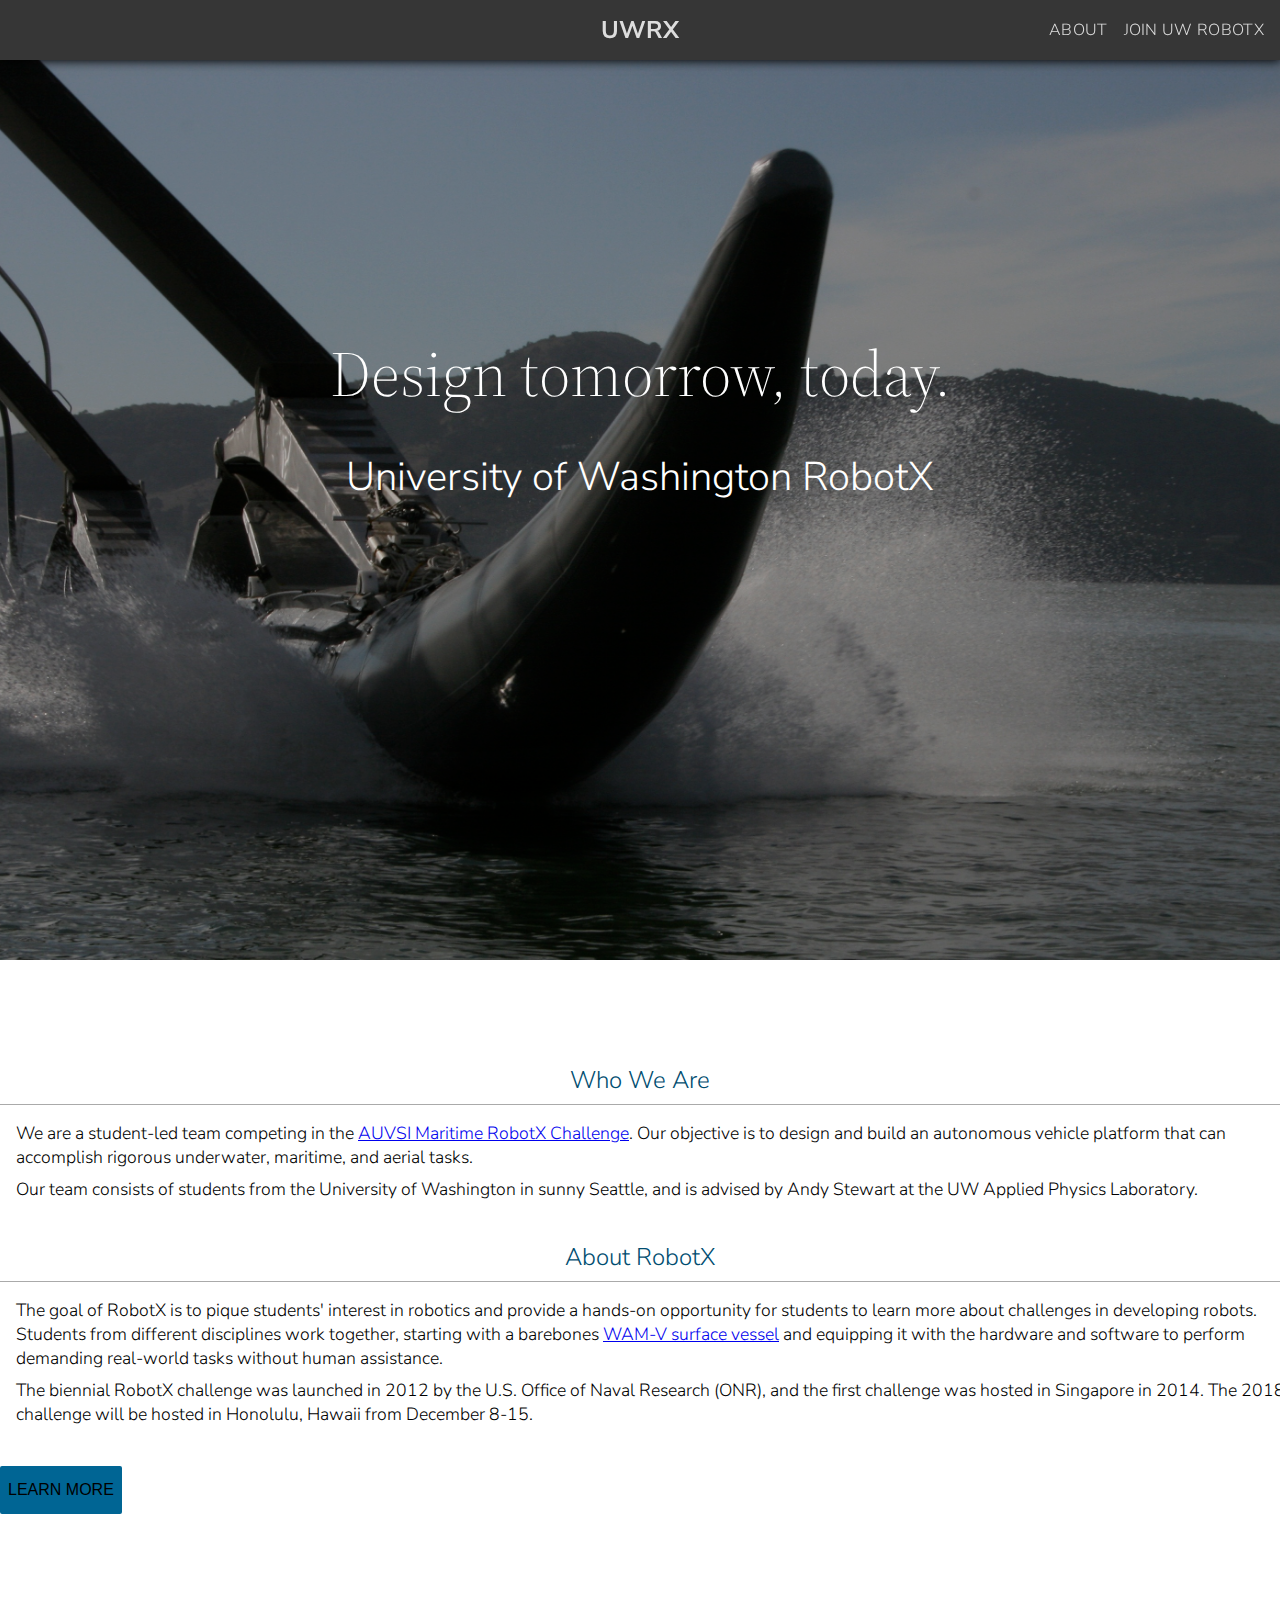
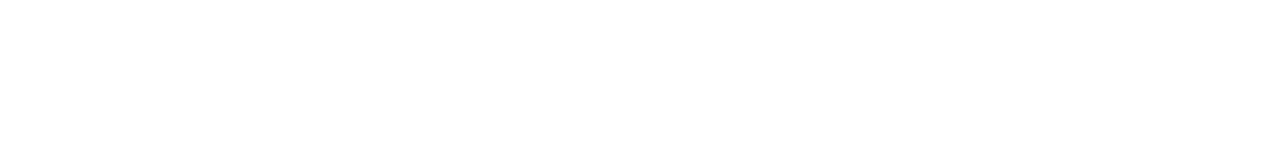
<file: index.html>
<!DOCTYPE html>
<html lang="en">

	<head>
		<meta charset="utf-8">
		<title>UW Robot X</title>
		<meta name="description" content="">
		<meta name="author" content="">

		<meta name="viewport" content="width=device-width, initial-scale=1">

		<link href="//fonts.googleapis.com/css?family=Source+Serif+Pro|Nunito+Sans:200,300,400" rel="stylesheet" type="text/css">

		<link rel="stylesheet" href="/lib/css/normalize.css">
		<link rel="stylesheet" href="https://maxcdn.bootstrapcdn.com/bootstrap/4.0.0-beta/css/bootstrap.min.css" integrity="sha384-/Y6pD6FV/Vv2HJnA6t+vslU6fwYXjCFtcEpHbNJ0lyAFsXTsjBbfaDjzALeQsN6M" crossorigin="anonymous">
		<link rel="stylesheet" href="/css/index.css">

		<link rel="icon" type="image/png" href="/images/favicon.png">

	</head>

	<body>
		<!-- Begin Navbar -->
		<div id="top-nav-wrapper">
			<script type="text/javascript">
				function mobileDisplayNav() {
					var navbar = document.querySelector("nav");
					if (navbar.className === "top-nav") {
						navbar.className += " responsive";
					} else {
						navbar.className = "top-nav";
					}
				}
			</script>
			<nav class="top-nav" id="top-nav">
				<!--			<div>-->
				<a href="javascript:void(0);" class="icon" onclick="mobileDisplayNav()" style="z-index: 10;">&#9776;</a>
				<a href="/index.html" id="home-link-nav">UWRX</a>
				<div style="float: right">
					<a href="/about.html">About</a>
					<!--				<a href="#news">News</a>-->
					<a href="/join.html">Join UW RobotX</a>
				</div>
				<!--			</div>-->
			</nav>
		</div>
		<!-- End navbar -->

		<div class="section" id="flagship">
			<div id="flagship-bg"></div>
			<h1>Design tomorrow, today.</h1>
			<h2>University of Washington RobotX</h2>
			<div class="container-fluid">
				<div class="row">
					<button type="button" class="btn btn-primary" onclick="window.location='/join.html'">Join Us</button>
				</div>
			</div>
		</div>
		<div class="section">
			<div class="container">
				<div class="row">
					<h2 class="section-heading">Who We Are</h2>
					<p>
						We are a student-led team competing in the
						<a href="https://www.robotx.org">AUVSI Maritime RobotX Challenge</a>. Our objective is to design and build an autonomous vehicle platform that can accomplish rigorous underwater, maritime, and aerial tasks.
					</p>
					<p>
						Our team consists of students from the University of Washington in sunny Seattle, and is advised by Andy Stewart at the UW Applied Physics Laboratory.
					</p>

					<h2 class="section-heading">About RobotX</h2>
					<p>
						The goal of RobotX is to pique students' interest in robotics and provide a hands-on opportunity for students to learn more about challenges in developing robots. Students from different disciplines work together, starting with a barebones <a href="http://www.wam-v.com/">WAM-V surface vessel</a> and equipping it with the hardware and software to perform demanding real-world tasks without human assistance.
					</p>
					<p>
						The biennial RobotX challenge was launched in 2012 by the U.S. Office of Naval Research (ONR), and the first challenge was hosted in Singapore in 2014. The 2018 challenge will be hosted in Honolulu, Hawaii from December 8-15.
					</p>
					<button onclick="window.location='/about.html'" class="btn btn-primary" id="about-more">
						Learn more
					</button>
				</div>
			</div>
		</div>

		<!-- Footer
–––––––––––––––––––––––––––––––––––––––––––––––––– -->
		<div id="footer">
		</div>
	</body>

</html>
</file>
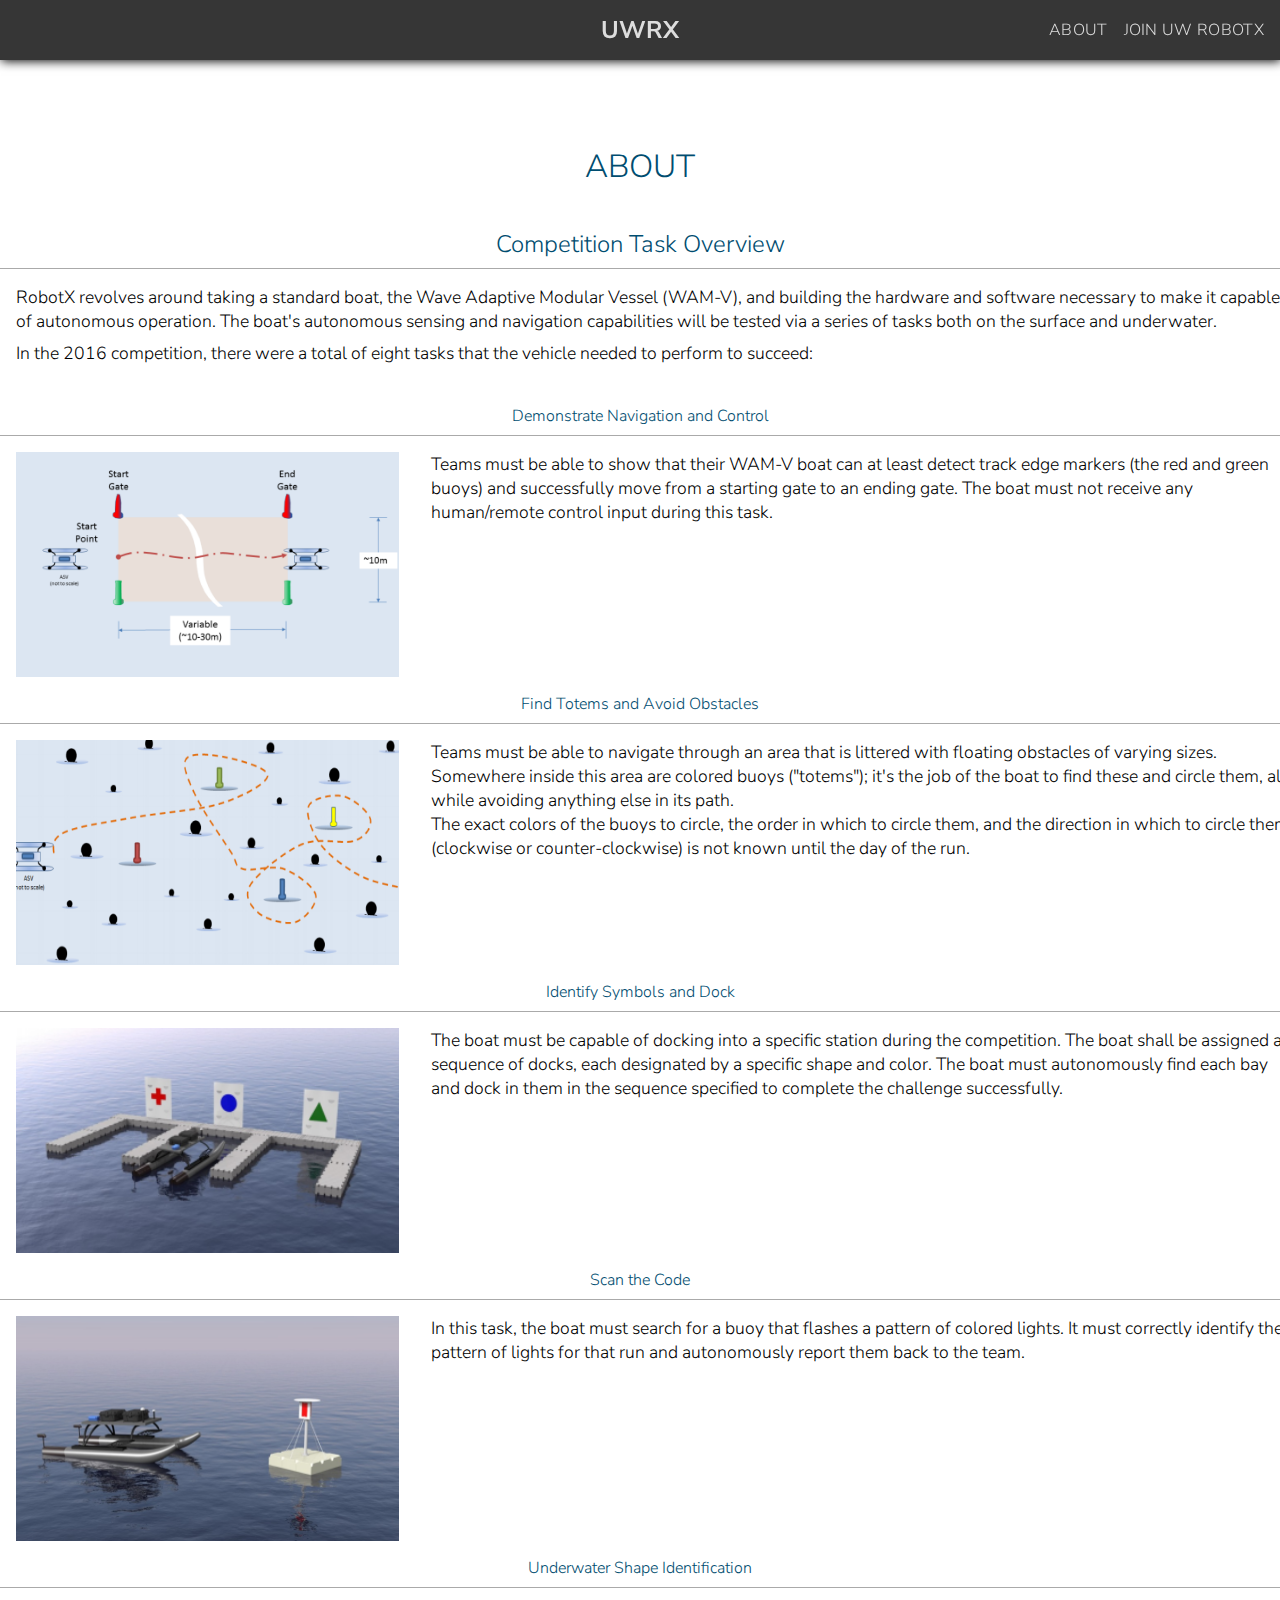
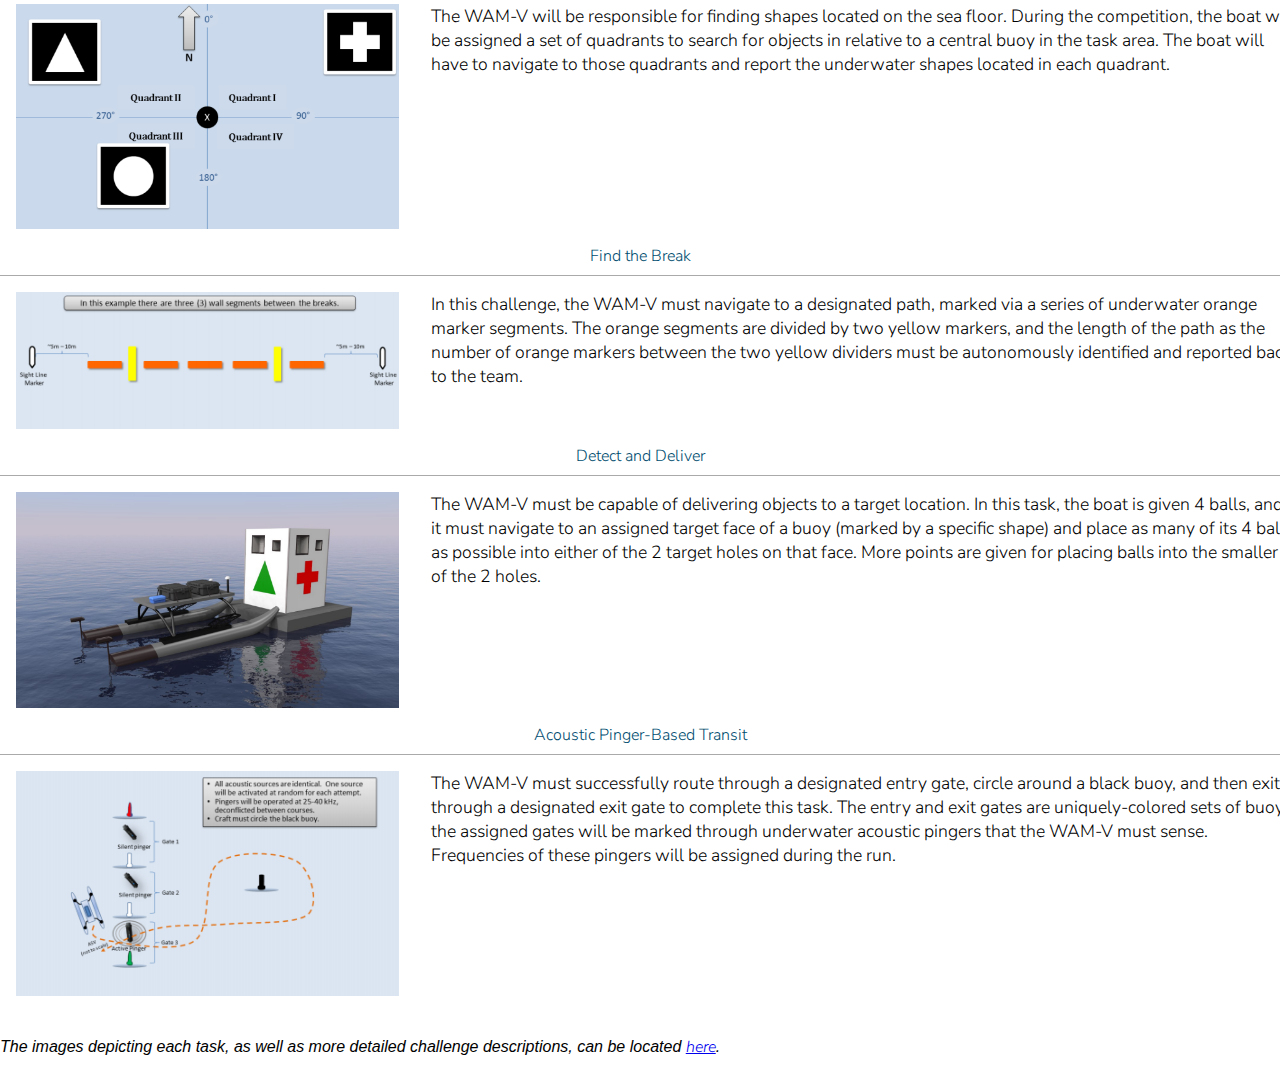
<file: about.html>
<!DOCTYPE html>
<html lang="en">

	<head>
		<meta charset="utf-8">
		<title>UW Robot X</title>
		<meta name="description" content="">
		<meta name="author" content="">

		<meta name="viewport" content="width=device-width, initial-scale=1">

		<link href="//fonts.googleapis.com/css?family=Source+Serif+Pro|Nunito+Sans:200,300,400" rel="stylesheet" type="text/css">

		<link rel="stylesheet" href="/lib/css/normalize.css">
		<!--	<link rel="stylesheet" href="/lib/css/skeleton.css">-->
		<link rel="stylesheet" href="https://maxcdn.bootstrapcdn.com/bootstrap/4.0.0-beta/css/bootstrap.min.css" integrity="sha384-/Y6pD6FV/Vv2HJnA6t+vslU6fwYXjCFtcEpHbNJ0lyAFsXTsjBbfaDjzALeQsN6M" crossorigin="anonymous">
		<link rel="stylesheet" href="/css/index.css">

		<link rel="icon" type="image/png" href="/images/favicon.png">

	</head>

	<body>
		<!-- Begin Navbar -->
		<div id="top-nav-wrapper">
			<script type="text/javascript">
				function mobileDisplayNav() {
					var navbar = document.querySelector("nav");
					if (navbar.className === "top-nav") {
						navbar.className += " responsive";
					} else {
						navbar.className = "top-nav";
					}
				}
			</script>
			<nav class="top-nav" id="top-nav">
				<!--			<div>-->
				<a href="javascript:void(0);" class="icon" onclick="mobileDisplayNav()" style="z-index: 10;">&#9776;</a>
				<a href="/index.html" id="home-link-nav">UWRX</a>
				<div style="float: right">
					<a href="/about.html">About</a>
					<!--				<a href="#news">News</a>-->
					<a href="/join.html">Join UW RobotX</a>
				</div>
				<!--			</div>-->
			</nav>
		</div>
		<!-- End navbar -->

		<div class="section">
			<div class="container">
				<h1>About</h1>
				<h2 class="section-heading">Competition Task Overview</h2>
				<p>
					RobotX revolves around taking a standard boat, the Wave Adaptive Modular Vessel (WAM-V), and building the hardware and software necessary to make it capable of autonomous operation. The boat's autonomous sensing and navigation capabilities will be tested via a series of tasks both on the surface and underwater.
				</p>
				<p>
					In the 2016 competition, there were a total of eight tasks that the  vehicle needed to perform to succeed:
				</p>
				<h4 class="section-heading" >Demonstrate Navigation and Control</h4>
				<p>
					<img src="/img/DemonstrateNavigationAndControl.PNG" style="margin-right: 2rem; margin-bottom: 0.5rem; vertical-align: top; float:left; overflow: hidden" height="225px" width="383px"/>
					Teams must be able to show that their WAM-V boat can at least detect track edge markers (the red and green buoys) and successfully move from a starting gate to an ending gate. The boat must not receive any human/remote control input during this task.
				</p>
				<h4 class="section-heading" style="clear: both;">Find Totems and Avoid Obstacles</h4>
				<p>
					<img src="/img/FindTotemsAndAvoidObstacles.PNG" style="margin-right: 2rem; margin-bottom: 0.5rem; vertical-align: top; float:left; overflow: hidden" height="225px" width="383px"/>
					Teams must be able to navigate through an area that is littered with floating obstacles of varying sizes. Somewhere inside this area are colored buoys ("totems"); it's the job of the boat to find these and circle them, all while avoiding anything else in its path.<br/>The exact colors of the buoys to circle, the order in which to circle them, and the direction in which to circle them (clockwise or counter-clockwise) is not known until the day of the run.
				</p>
				<h4 class="section-heading" style="clear: both;">Identify Symbols and Dock</h4>
				<p>
					<img src="/img/IdentifySymbolsAndDock2.PNG" style="margin-right: 2rem; margin-bottom: 0.5rem; vertical-align: top; float:left; overflow: hidden" height="225px" width="383px"/>
					The boat must be capable of docking into a specific station during the competition. The boat shall be assigned a sequence of docks, each designated by a specific shape and color. The boat must autonomously find each bay and dock in them in the sequence specified to complete the challenge successfully.
				</p>
				<h4 class="section-heading" style="clear: both;">Scan the Code</h4>
				<p>
					<img src="/img/ScanTheCode.PNG" style="margin-right: 2rem; margin-bottom: 0.5rem; vertical-align: top; float:left; overflow: hidden" height="225px" width="383px"/>
					In this task, the boat must search for a buoy that flashes a pattern of colored lights. It must correctly identify the pattern of lights for that run and autonomously report them back to the team.
				</p>
				<h4 class="section-heading" style="clear: both;">Underwater Shape Identification</h4>
				<p>
					<img src="/img/UnderwaterShapeIdentification.PNG" style="margin-right: 2rem; margin-bottom: 0.5rem; vertical-align: top; float:left; overflow: hidden" height="225px" width="383px"/>
					The WAM-V will be responsible for finding shapes located on the sea floor. During the competition, the boat will be assigned a set of quadrants to search for objects in relative to a central buoy in the task area. The boat will have to navigate to those quadrants and report the underwater shapes located in each quadrant.
				</p>
				<h4 class="section-heading" style="clear: both;">Find the Break</h4>
				<p>
					<img src="/img/FindTheBreak.PNG" style="margin-right: 2rem; margin-bottom: 0.5rem; vertical-align: top; float:left; overflow: hidden" width="383px"/>
					In this challenge, the WAM-V must navigate to a designated path, marked via a series of underwater orange marker segments. The orange segments are divided by two yellow markers, and the length of the path as the number of orange markers between the two yellow dividers must be autonomously identified and reported back to the team.
				</p>
				<h4 class="section-heading" style="clear: both;">Detect and Deliver</h4>
				<p>
					<img src="/img/DetectAndDeliver.PNG" style="margin-right: 2rem; margin-bottom: 0.5rem; vertical-align: top; float:left; overflow: hidden" width="383px"/>
					The WAM-V must be capable of delivering objects to a target location. In this task, the boat is given 4 balls, and it must navigate to an assigned target face of a buoy (marked by a specific shape) and place as many of its 4 balls as possible into either of the 2 target holes on that face. More points are given for placing balls into the smaller of the 2 holes. 
				</p>
				<h4 class="section-heading" style="clear: both;">Acoustic Pinger-Based Transit</h4>
				<p>
					<img src="/img/AcousticPingerBasedTransit.PNG" style="margin-right: 2rem; margin-bottom: 0.5rem; vertical-align: top; float:left; overflow: hidden" width="383px"/>
					The WAM-V must successfully route through a designated entry gate, circle around a black buoy, and then exit through a designated exit gate to complete this task. The entry and exit gates are uniquely-colored sets of buoys; the assigned gates will be marked through underwater acoustic pingers that the WAM-V must sense. Frequencies of these pingers will be assigned during the run.
				</p>
				<aside style="clear: both; padding: 2rem 0;"><em>The images depicting each task, as well as more detailed challenge descriptions, can be located <a href="http://robotx.org/images/files/2016-MRC-Tasks-2016-11-28.pdf">here</a>.</em></aside>
			</div>
		</div>
		<div id="footer">
		</div>
	</body>

</html>
</file>
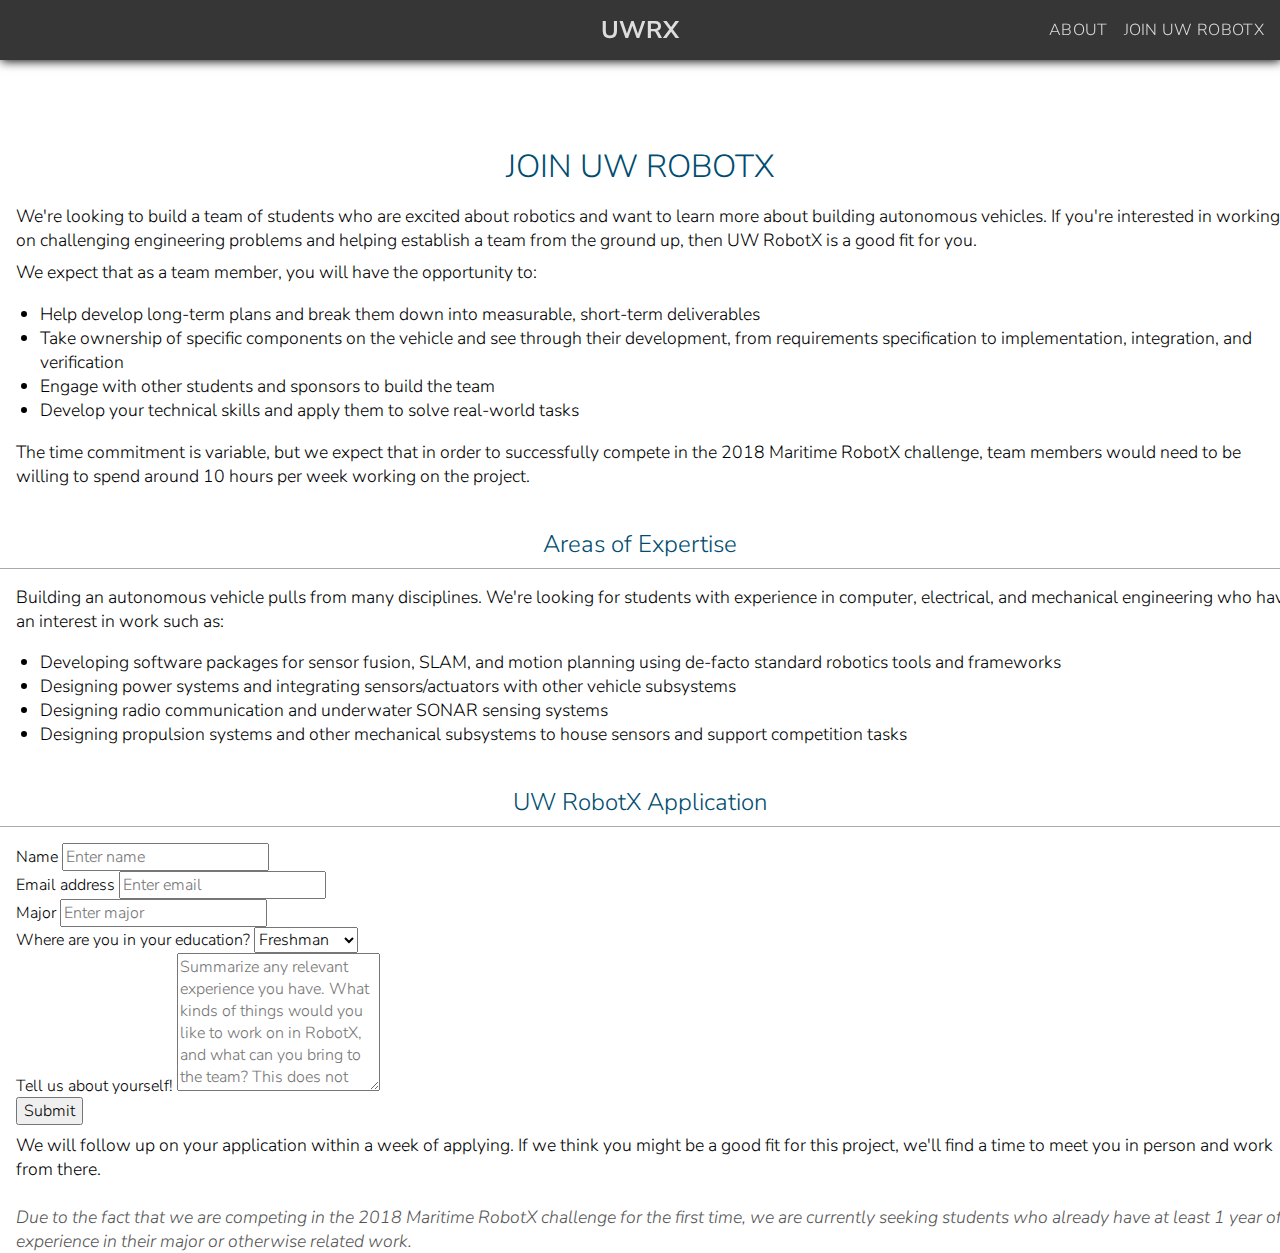
<file: join.html>
<!DOCTYPE html>
<html lang="en">

	<head>
		<meta charset="utf-8">
		<title>UW Robot X</title>
		<meta name="description" content="">
		<meta name="author" content="">

		<meta name="viewport" content="width=device-width, initial-scale=1">

		<link href="//fonts.googleapis.com/css?family=Source+Serif+Pro|Nunito+Sans:200,300,400" rel="stylesheet" type="text/css">

		<link rel="stylesheet" href="/lib/css/normalize.css">
		<!--	<link rel="stylesheet" href="/lib/css/skeleton.css">-->
		<link rel="stylesheet" href="https://maxcdn.bootstrapcdn.com/bootstrap/4.0.0-beta/css/bootstrap.min.css" integrity="sha384-/Y6pD6FV/Vv2HJnA6t+vslU6fwYXjCFtcEpHbNJ0lyAFsXTsjBbfaDjzALeQsN6M" crossorigin="anonymous">
		<link rel="stylesheet" href="/css/index.css">

		<link rel="icon" type="image/png" href="/images/favicon.png">

	</head>

	<body>
		<!-- Begin Navbar -->
		<div id="top-nav-wrapper">
			<script type="text/javascript">
				function mobileDisplayNav() {
					var navbar = document.querySelector("nav");
					if (navbar.className === "top-nav") {
						navbar.className += " responsive";
					} else {
						navbar.className = "top-nav";
					}
				}
			</script>
			<nav class="top-nav" id="top-nav">
				<!--			<div>-->
				<a href="javascript:void(0);" class="icon" onclick="mobileDisplayNav()" style="z-index: 10;">&#9776;</a>
				<a href="/index.html" id="home-link-nav">UWRX</a>
				<div style="float: right">
					<a href="/about.html">About</a>
					<!--				<a href="#news">News</a>-->
					<a href="/join.html">Join UW RobotX</a>
				</div>
				<!--			</div>-->
			</nav>
		</div>
		<!-- End navbar -->

		<div class="section">
			<div class="container">
				<h1>Join UW RobotX</h1>
				<p>
					We're looking to build a team of students who are excited about robotics and want to learn more about building autonomous vehicles.	If you're interested in working on challenging engineering problems and helping establish a team from the ground up, then UW RobotX is a good fit for you.
				</p>
				<p>
					We expect that as a team member, you will have the opportunity to:
				</p>
				<ul>
					<li>Help develop long-term plans and break them down into measurable, short-term deliverables</li>
					<li>Take ownership of specific components on the vehicle and see through their development, from requirements specification to implementation, integration, and verification</li>
					<li>Engage with other students and sponsors to build the team</li>
					<li>Develop your technical skills and apply them to solve real-world tasks</li>
				</ul>
				<p>The time commitment is variable, but we expect that in order to successfully compete in the 2018 Maritime RobotX challenge, team members would need to be willing to spend around 10 hours per week working on the project.</p>
				<div class="row">
					<h2 class="section-heading">Areas of Expertise</h2>	
					<p>
						Building an autonomous vehicle pulls from many disciplines. We're looking for students with experience in computer, electrical, and mechanical engineering who have an interest in work such as:
					</p>
					<ul>
						<li>Developing software packages for sensor fusion, SLAM, and motion planning using de-facto standard robotics tools and frameworks</li>
						<li>Designing power systems and integrating sensors/actuators with other vehicle subsystems</li>
						<li>Designing radio communication and underwater SONAR sensing systems</li>
						<li>Designing propulsion systems and other mechanical subsystems to house sensors and support competition tasks</li>
					</ul>
				</div>
				<div class="row">
					<h2 class="section-heading">UW RobotX Application</h2>
					<div class="col-sm-6">
						<form action="https://formspree.io/uwrobotx@gmail.com" method="POST">
							<div class="form-group">
								<label for="prospective-member-name">Name</label>
								<input type="text" class="form-control" id="prospective-member-name" name="prospective-member-email" placeholder="Enter name" required>
							</div>
							<div class="form-group">
								<label for="prospective-member-email">Email address</label>
								<input type="email" class="form-control" id="prospective-member-email" name="prospective-member-email" placeholder="Enter email" required>
							</div>
							<div class="form-group">
								<label for="prospective-member-major">Major</label>
								<input type="text" class="form-control" id="prospective-member-major" name="prospective-member-major" placeholder="Enter major" required>
							</div>
							<div class="form-group">
								<label for="prospective-member-year">Where are you in your education?</label>
								<select class="form-control" id="prospective-member-year" name="prospective-member-year" required>
									<option>Freshman</option>
									<option>Sophomore</option>
									<option>Junior</option>
									<option>Senior</option>
									<option>Graduate</option>
								</select>
							</div>
							<div class="form-group">
								<label for="prospective-member-why">Tell us about yourself!</label>
								<textarea class="form-control" id="prospective-member-why" name="prospective-member-why" rows="6" placeholder="Summarize any relevant experience you have. What kinds of things would you like to work on in RobotX, and what can you bring to the team? This does not need to be long - feel free to explain as much as you see fit."></textarea>
							</div>
							<button type="submit" class="btn btn-secondary">Submit</button>
						</form>
					</div>
					<div class="col-sm-6">
						<p>We will follow up on your application within a week of applying. If we think you might be a good fit for this project, we'll find a time to meet you in person and work from there.</p>
						<p style="color: #555; font-style: italic; padding-top: 1rem;">
							Due to the fact that we are competing in the 2018 Maritime RobotX challenge for the first time, we are currently seeking students who already have at least 1 year of experience in their major or otherwise related work.
						</p>
					</div>
				</div>
			</div>
		</div>
		<!-- Footer
–––––––––––––––––––––––––––––––––––––––––––––––––– -->
		<div id="footer">
		</div>
	</body>

</html>
</file>
<file: css/index.css>
body,
html {
	height: 100%;
/*	margin-left: 1rem;*/
/*	margin-right: 1rem;*/
	margin: 0;
}

body {
	margin-top: 60px;  /* Prevent navbar from covering body */
}

h1,
h2,
h3,
h4,
h5,
h6 {
	text-align: center;
	margin-bottom: 1rem;
	color: rgb(0, 77, 112);
}

a,
p,
h1,
h2,
h3,
h4,
h5,
h6,
ul,
form{
	font-family: "Nunito Sans", sans-serif;
	font-weight: 300;
}

h1 {
	text-transform: uppercase;
}

nav {
	position: fixed;
	top: 0;
	left: 0;
	right: 0;
	height: 60px;
	background-color: #363636;
	box-shadow: 1px 1px 10px black;
	z-index: 2;
}

nav a {
	float: left;
	letter-spacing: 0.02em;
/*	font-weight: bolder;*/
	display: block;
	color: #ddd;
	margin: 0 0.5em;
	line-height: 60px;
	vertical-align: middle;
/*	font-size: 1rem;*/
	text-decoration: none;
	text-transform: uppercase;
	transition: color 0.2s;
}

nav a:last-child {
	margin-right: 1em;
}

nav a:hover {
	text-decoration: underline;
	color: white;
	transition: color 0.2s;
}

nav > a:first-child {
	float: left;
	display: none;
	font-size: 1.2em;
}

@media screen and (max-width: 600px) {
	body {
		margin-top: 50px;
	}
	
	nav {
		height: 50px;
	}
	
	nav a {
		line-height: 50px;
		font-size: 1.1rem;
	}
	
	nav > div a {
		display: none;
	}
	nav a.icon {
		display: block;
	}
	
	nav.responsive {
/*		position: fixed;*/
		border-bottom: none;
	}
	
	nav.responsive a {
		float: none;
		display: block;
		text-align: center;
	}
	
	nav.responsive > a:first-child {
		float: left;
	}
	
	nav.responsive div {
		width: 100%;
		background-color: #363636;
	}
}

.section {
	min-height: 80vh;
	background-color: white;
	width: 100%;
	padding-top: 5%;
}

#flagship {
	padding: 0 0;
	height: 100vh;
	position: relative;
}

#flagship h1,
#flagship h2,
#flagship div.container {
	color: white;
	display: block;
	position: relative;
	z-index: 1;
}

#flagship h1 {
	font-family: "Source Serif Pro", serif;
	font-size: 4rem;
	padding-top: 30vh;
	text-transform: none;
}

#flagship h2 {
	font-size: 2.5rem;
}

#flagship div.container-fluid {
	margin-top: 4em;
	width: 100%;
}

#flagship div.six.columns  {
	text-align: center;
}

#flagship div.row {
	text-align: center;
}

.btn-primary {
	background-color: rgb(0, 101, 148);
	border: none;
	z-index: 1;
	margin: 0 auto;
	height: 3rem;
	min-width: 6rem;
	border-radius: 2px;
	text-transform: uppercase;
	border: 2px solid transparent;
	transition: all 0.25s ease;
}

.btn-primary:hover {
	background-color: rgb(0, 77, 112);
	border-color: white;
	transition: all 0.25s ease;
}

#flagship-bg {
	position: absolute;
	top: 0;
	left: 0;
	background-image: url("/img/WAM-V-landing.jpg");
	height: 100%;
	width: 100%;
	background-position: center;
	background-repeat: no-repeat;
	background-size: cover;
	-webkit-filter: brightness(75%);
	-moz-filter: brightness(75%);
	-o-filter: brightness(75%);
	-ms-filter: brightness(75%);
	filter: brightness(75%);
	z-index: 0;
}

@media screen and (max-width: 600px) {
	#flagship h1 {
		font-size: 3em;
	}
	
	#flagship h2 {
		font-size: 1.5em;
	}
}

.container p,
.container form {
	margin: 0.5rem 1rem !important;
}

.container p,
.container ul {
	width: 100%;
	font-size: 1.1rem;
}

.section-heading {
	margin-top: 2rem;
	padding: 0.5rem 0;
	width: 100%;
	border-bottom: 1pt #aaa solid;
}

#current-page {
	color: white;
}

.form-control:focus {
	border-color: #004D70;
}

.btn-secondary:hover {
	border: 1px solid #004D70;
	transition: border 0.25s ease;
}

#about-more {
	margin-top: 2rem;
}

#home-link-nav {
	font-weight: bold;
	font-size: 1.5rem;
	margin: 0 auto;
	display: block;
	position: fixed;
	left: 0;
	right: 0;
	max-width: 8rem;
	text-align: center;
}
</file>
<file: lib/css/skeleton.css>
/*
* Skeleton V2.0.4
* Copyright 2014, Dave Gamache
* www.getskeleton.com
* Free to use under the MIT license.
* http://www.opensource.org/licenses/mit-license.php
* 12/29/2014
*/


/* Table of contents
––––––––––––––––––––––––––––––––––––––––––––––––––
- Grid
- Base Styles
- Typography
- Links
- Buttons
- Forms
- Lists
- Code
- Tables
- Spacing
- Utilities
- Clearing
- Media Queries
*/


/* Grid
–––––––––––––––––––––––––––––––––––––––––––––––––– */
.container {
  position: relative;
  width: 100%;
  max-width: 960px;
  margin: 0 auto;
  padding: 0 20px;
  box-sizing: border-box; }
.column,
.columns {
  width: 100%;
  float: left;
  box-sizing: border-box; }

/* For devices larger than 400px */
@media (min-width: 400px) {
  .container {
    width: 85%;
    padding: 0; }
}

/* For devices larger than 550px */
@media (min-width: 550px) {
  .container {
    width: 80%; }
  .column,
  .columns {
    margin-left: 4%; }
  .column:first-child,
  .columns:first-child {
    margin-left: 0; }

  .one.column,
  .one.columns                    { width: 4.66666666667%; }
  .two.columns                    { width: 13.3333333333%; }
  .three.columns                  { width: 22%;            }
  .four.columns                   { width: 30.6666666667%; }
  .five.columns                   { width: 39.3333333333%; }
  .six.columns                    { width: 48%;            }
  .seven.columns                  { width: 56.6666666667%; }
  .eight.columns                  { width: 65.3333333333%; }
  .nine.columns                   { width: 74.0%;          }
  .ten.columns                    { width: 82.6666666667%; }
  .eleven.columns                 { width: 91.3333333333%; }
  .twelve.columns                 { width: 100%; margin-left: 0; }

  .one-third.column               { width: 30.6666666667%; }
  .two-thirds.column              { width: 65.3333333333%; }

  .one-half.column                { width: 48%; }

  /* Offsets */
  .offset-by-one.column,
  .offset-by-one.columns          { margin-left: 8.66666666667%; }
  .offset-by-two.column,
  .offset-by-two.columns          { margin-left: 17.3333333333%; }
  .offset-by-three.column,
  .offset-by-three.columns        { margin-left: 26%;            }
  .offset-by-four.column,
  .offset-by-four.columns         { margin-left: 34.6666666667%; }
  .offset-by-five.column,
  .offset-by-five.columns         { margin-left: 43.3333333333%; }
  .offset-by-six.column,
  .offset-by-six.columns          { margin-left: 52%;            }
  .offset-by-seven.column,
  .offset-by-seven.columns        { margin-left: 60.6666666667%; }
  .offset-by-eight.column,
  .offset-by-eight.columns        { margin-left: 69.3333333333%; }
  .offset-by-nine.column,
  .offset-by-nine.columns         { margin-left: 78.0%;          }
  .offset-by-ten.column,
  .offset-by-ten.columns          { margin-left: 86.6666666667%; }
  .offset-by-eleven.column,
  .offset-by-eleven.columns       { margin-left: 95.3333333333%; }

  .offset-by-one-third.column,
  .offset-by-one-third.columns    { margin-left: 34.6666666667%; }
  .offset-by-two-thirds.column,
  .offset-by-two-thirds.columns   { margin-left: 69.3333333333%; }

  .offset-by-one-half.column,
  .offset-by-one-half.columns     { margin-left: 52%; }

}


/* Base Styles
–––––––––––––––––––––––––––––––––––––––––––––––––– */
/* NOTE
html is set to 62.5% so that all the REM measurements throughout Skeleton
are based on 10px sizing. So basically 1.5rem = 15px :) */
html {
  font-size: 62.5%; }
body {
  font-size: 1.5em; /* currently ems cause chrome bug misinterpreting rems on body element */
  line-height: 1.6;
  font-weight: 400;
  font-family: "Raleway", "HelveticaNeue", "Helvetica Neue", Helvetica, Arial, sans-serif;
  color: #222; }


/* Typography
–––––––––––––––––––––––––––––––––––––––––––––––––– */
h1, h2, h3, h4, h5, h6 {
  margin-top: 0;
  margin-bottom: 2rem;
  font-weight: 300; }
h1 { font-size: 4.0rem; line-height: 1.2;  letter-spacing: -.1rem;}
h2 { font-size: 3.6rem; line-height: 1.25; letter-spacing: -.1rem; }
h3 { font-size: 3.0rem; line-height: 1.3;  letter-spacing: -.1rem; }
h4 { font-size: 2.4rem; line-height: 1.35; letter-spacing: -.08rem; }
h5 { font-size: 1.8rem; line-height: 1.5;  letter-spacing: -.05rem; }
h6 { font-size: 1.5rem; line-height: 1.6;  letter-spacing: 0; }

/* Larger than phablet */
@media (min-width: 550px) {
  h1 { font-size: 5.0rem; }
  h2 { font-size: 4.2rem; }
  h3 { font-size: 3.6rem; }
  h4 { font-size: 3.0rem; }
  h5 { font-size: 2.4rem; }
  h6 { font-size: 1.5rem; }
}

p {
  margin-top: 0; }


/* Links
–––––––––––––––––––––––––––––––––––––––––––––––––– */
a {
  color: #1EAEDB; }
a:hover {
  color: #0FA0CE; }


/* Buttons
–––––––––––––––––––––––––––––––––––––––––––––––––– */
.button,
button,
input[type="submit"],
input[type="reset"],
input[type="button"] {
  display: inline-block;
  height: 38px;
  padding: 0 30px;
  color: #555;
  text-align: center;
  font-size: 11px;
  font-weight: 600;
  line-height: 38px;
  letter-spacing: .1rem;
  text-transform: uppercase;
  text-decoration: none;
  white-space: nowrap;
  background-color: transparent;
  border-radius: 4px;
  border: 1px solid #bbb;
  cursor: pointer;
  box-sizing: border-box; }
.button:hover,
button:hover,
input[type="submit"]:hover,
input[type="reset"]:hover,
input[type="button"]:hover,
.button:focus,
button:focus,
input[type="submit"]:focus,
input[type="reset"]:focus,
input[type="button"]:focus {
  color: #333;
  border-color: #888;
  outline: 0; }
.button.button-primary,
button.button-primary,
input[type="submit"].button-primary,
input[type="reset"].button-primary,
input[type="button"].button-primary {
  color: #FFF;
  background-color: #33C3F0;
  border-color: #33C3F0; }
.button.button-primary:hover,
button.button-primary:hover,
input[type="submit"].button-primary:hover,
input[type="reset"].button-primary:hover,
input[type="button"].button-primary:hover,
.button.button-primary:focus,
button.button-primary:focus,
input[type="submit"].button-primary:focus,
input[type="reset"].button-primary:focus,
input[type="button"].button-primary:focus {
  color: #FFF;
  background-color: #1EAEDB;
  border-color: #1EAEDB; }


/* Forms
–––––––––––––––––––––––––––––––––––––––––––––––––– */
input[type="email"],
input[type="number"],
input[type="search"],
input[type="text"],
input[type="tel"],
input[type="url"],
input[type="password"],
textarea,
select {
  height: 38px;
  padding: 6px 10px; /* The 6px vertically centers text on FF, ignored by Webkit */
  background-color: #fff;
  border: 1px solid #D1D1D1;
  border-radius: 4px;
  box-shadow: none;
  box-sizing: border-box; }
/* Removes awkward default styles on some inputs for iOS */
input[type="email"],
input[type="number"],
input[type="search"],
input[type="text"],
input[type="tel"],
input[type="url"],
input[type="password"],
textarea {
  -webkit-appearance: none;
     -moz-appearance: none;
          appearance: none; }
textarea {
  min-height: 65px;
  padding-top: 6px;
  padding-bottom: 6px; }
input[type="email"]:focus,
input[type="number"]:focus,
input[type="search"]:focus,
input[type="text"]:focus,
input[type="tel"]:focus,
input[type="url"]:focus,
input[type="password"]:focus,
textarea:focus,
select:focus {
  border: 1px solid #33C3F0;
  outline: 0; }
label,
legend {
  display: block;
  margin-bottom: .5rem;
  font-weight: 600; }
fieldset {
  padding: 0;
  border-width: 0; }
input[type="checkbox"],
input[type="radio"] {
  display: inline; }
label > .label-body {
  display: inline-block;
  margin-left: .5rem;
  font-weight: normal; }


/* Lists
–––––––––––––––––––––––––––––––––––––––––––––––––– */
ul {
  list-style: circle inside; }
ol {
  list-style: decimal inside; }
ol, ul {
  padding-left: 0;
  margin-top: 0; }
ul ul,
ul ol,
ol ol,
ol ul {
  margin: 1.5rem 0 1.5rem 3rem;
  font-size: 90%; }
li {
  margin-bottom: 1rem; }


/* Code
–––––––––––––––––––––––––––––––––––––––––––––––––– */
code {
  padding: .2rem .5rem;
  margin: 0 .2rem;
  font-size: 90%;
  white-space: nowrap;
  background: #F1F1F1;
  border: 1px solid #E1E1E1;
  border-radius: 4px; }
pre > code {
  display: block;
  padding: 1rem 1.5rem;
  white-space: pre; }


/* Tables
–––––––––––––––––––––––––––––––––––––––––––––––––– */
th,
td {
  padding: 12px 15px;
  text-align: left;
  border-bottom: 1px solid #E1E1E1; }
th:first-child,
td:first-child {
  padding-left: 0; }
th:last-child,
td:last-child {
  padding-right: 0; }


/* Spacing
–––––––––––––––––––––––––––––––––––––––––––––––––– */
button,
.button {
  margin-bottom: 1rem; }
input,
textarea,
select,
fieldset {
  margin-bottom: 1.5rem; }
pre,
blockquote,
dl,
figure,
table,
p,
ul,
ol,
form {
  margin-bottom: 2.5rem; }


/* Utilities
–––––––––––––––––––––––––––––––––––––––––––––––––– */
.u-full-width {
  width: 100%;
  box-sizing: border-box; }
.u-max-full-width {
  max-width: 100%;
  box-sizing: border-box; }
.u-pull-right {
  float: right; }
.u-pull-left {
  float: left; }


/* Misc
–––––––––––––––––––––––––––––––––––––––––––––––––– */
hr {
  margin-top: 3rem;
  margin-bottom: 3.5rem;
  border-width: 0;
  border-top: 1px solid #E1E1E1; }


/* Clearing
–––––––––––––––––––––––––––––––––––––––––––––––––– */

/* Self Clearing Goodness */
.container:after,
.row:after,
.u-cf {
  content: "";
  display: table;
  clear: both; }


/* Media Queries
–––––––––––––––––––––––––––––––––––––––––––––––––– */
/*
Note: The best way to structure the use of media queries is to create the queries
near the relevant code. For example, if you wanted to change the styles for buttons
on small devices, paste the mobile query code up in the buttons section and style it
there.
*/


/* Larger than mobile */
@media (min-width: 400px) {}

/* Larger than phablet (also point when grid becomes active) */
@media (min-width: 550px) {}

/* Larger than tablet */
@media (min-width: 750px) {}

/* Larger than desktop */
@media (min-width: 1000px) {}

/* Larger than Desktop HD */
@media (min-width: 1200px) {}
</file>
